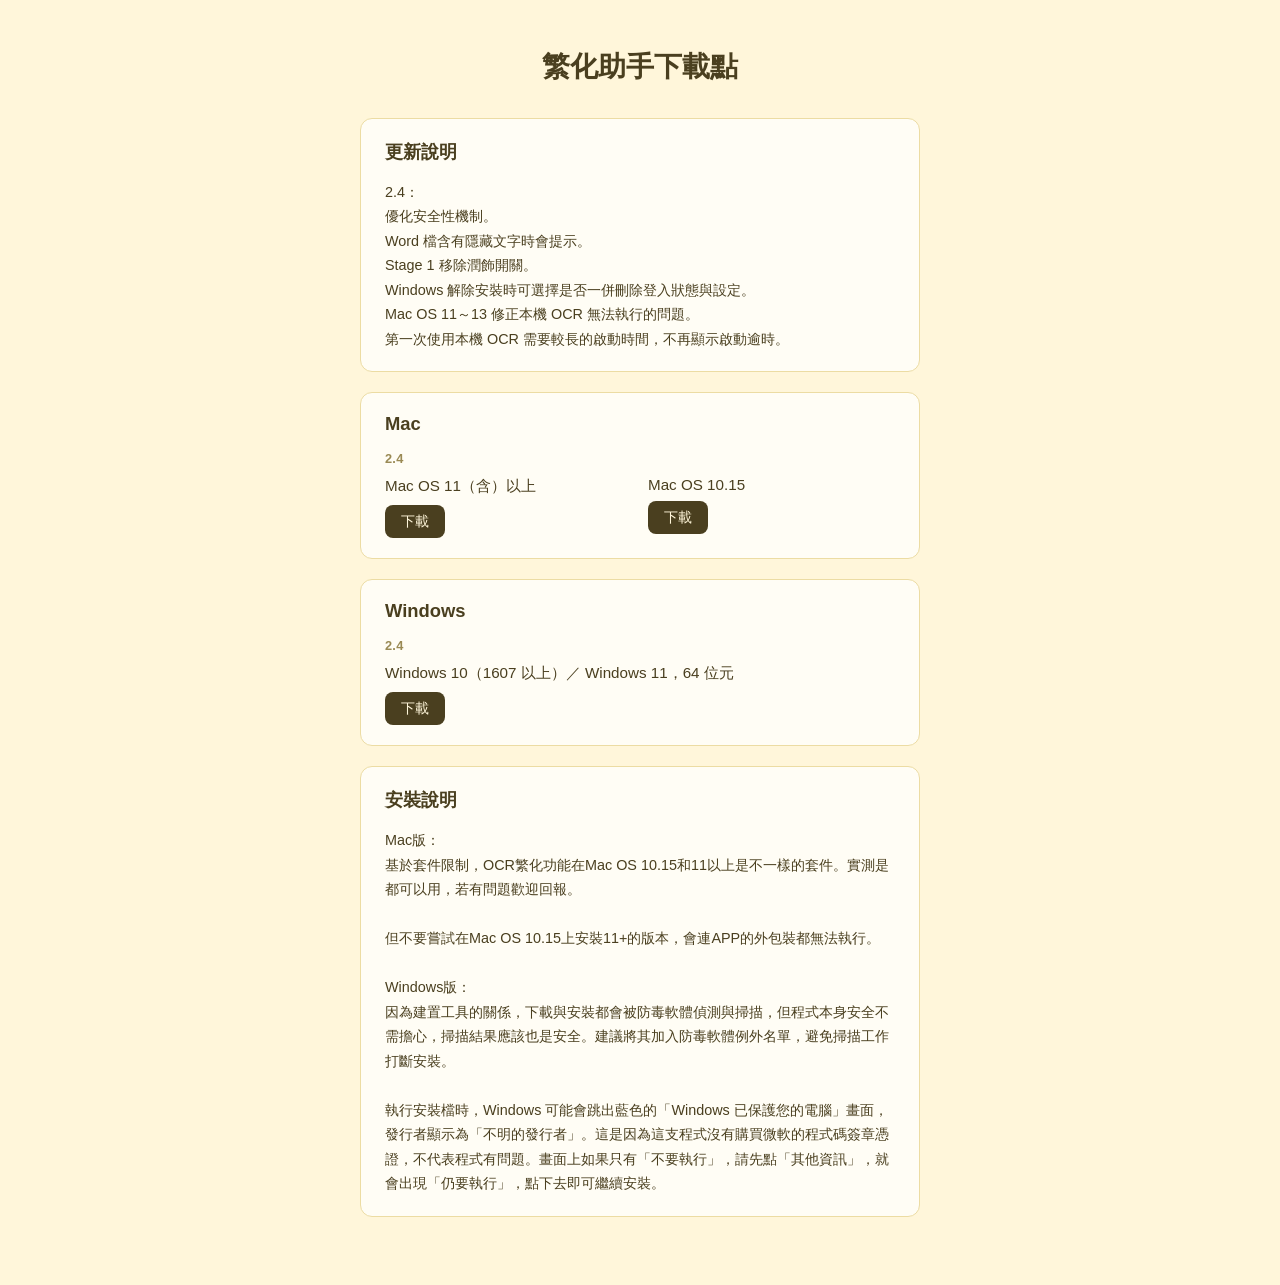
<file: index.html>
<!DOCTYPE html>
<html lang="zh-Hant">
<head>
  <meta charset="UTF-8" />
  <!-- 只允許載入同一個站的檔案；腳本與樣式都放在外部檔案，不開 inline。
       frame-ancestors 寫在 meta 裡無效，所以不列。 -->
  <meta http-equiv="Content-Security-Policy" content="default-src 'none'; script-src 'self'; style-src 'self'; img-src 'self'; connect-src 'self'; object-src 'none'; base-uri 'self'; form-action 'self'" />
  <meta name="viewport" content="width=device-width, initial-scale=1.0" />
  <title>繁化助手下載點</title>
  <link rel="icon" type="image/png" href="favicon.png">
  <link rel="stylesheet" href="style.css">
</head>
<body>
  <main>
    <h1>繁化助手下載點</h1>

    <section>
      <h2>更新說明</h2>
      <p class="notice-text">2.4：
優化安全性機制。
Word 檔含有隱藏文字時會提示。
Stage 1 移除潤飾開關。
Windows 解除安裝時可選擇是否一併刪除登入狀態與設定。
Mac OS 11～13 修正本機 OCR 無法執行的問題。
第一次使用本機 OCR 需要較長的啟動時間，不再顯示啟動逾時。</p>
    </section>

    <section>
      <h2>Mac</h2>
      <!-- 每次出新版就新增一個 .version-block（放最上面，新版在前），
           分隔線靠 .version-block + .version-block 這個相鄰兄弟選擇器
           自動出現，不用改其他地方。舊版本只有在已經不該再被使用時才移除
           （例如被強制更新淘汰、min_version 已經超過它），舊版都已移除。 -->
      <div class="version-block">
        <p class="version-label">2.4</p>
        <div class="tier-row">
          <div class="tier">
            <span>Mac OS 11（含）以上</span>
            <a href="https://github.com/beethoreven/zh-cn-to-tw-mac/releases/download/v2.4-11-plus/ZhCnToTw-2.4-11+.dmg">下載</a>
          </div>
          <div class="tier">
            <span>Mac OS 10.15</span>
            <a href="https://github.com/beethoreven/zh-cn-to-tw-mac/releases/download/v2.4-10-15/ZhCnToTw-2.4-10.15.dmg">下載</a>
          </div>
        </div>
      </div>
    </section>

    <section>
      <h2>Windows</h2>
      <!-- 跟 Mac 那個 section 同一個規則：
           每次出新版就新增一個 .version-block（放最上面，新版在前），
           保留舊版供人回退，分隔線靠 .version-block + .version-block
           這個相鄰兄弟選擇器自動出現，不用改其他地方。不要改寫既有的
           .version-block。只有某個舊版本已經不該再被使用時才移除它
           （例如被強制更新淘汰、min_version 已經超過它）。 -->
      <div class="version-block">
        <p class="version-label">2.4</p>
        <div class="tier">
          <span>Windows 10（1607 以上）／ Windows 11，64 位元</span>
          <a href="https://github.com/beethoreven/zh-cn-to-tw-windows/releases/download/v2.4/ZhCnToTw-Setup-2.4.exe">下載</a>
        </div>
      </div>
    </section>

    <section>
      <h2>安裝說明</h2>
      <p id="download-notice" class="notice-text">載入中...</p>
    </section>
  </main>

  <script src="notice.js"></script>
</body>
</html>
</file>
<file: style.css>
:root {
  color-scheme: light;
}
body {
  margin: 0;
  min-height: 100vh;
  background: #fff6da;
  color: #4a3f1f;
  font-family: -apple-system, BlinkMacSystemFont, "Segoe UI", "PingFang TC",
    "Microsoft JhengHei", sans-serif;
  display: flex;
  justify-content: center;
  padding: 3rem 1.25rem;
  box-sizing: border-box;
}
main {
  width: 100%;
  max-width: 560px;
}
h1 {
  font-size: 1.75rem;
  margin: 0 0 2rem;
  text-align: center;
}
section {
  background: #fffdf5;
  border: 1px solid #ecdca3;
  border-radius: 12px;
  padding: 1.25rem 1.5rem;
  margin-bottom: 1.25rem;
}
h2 {
  font-size: 1.15rem;
  margin: 0 0 1rem;
}

/* 一個版本區塊＝一個版本號小標 + 該版本底下各分流的下載選項。
   之後同一個平台出新版本，就在同一個 section 裡再加一個
   .version-block（放在最上面，新版在前）——版本區塊之間的分隔線
   靠 + 這個相鄰兄弟選擇器自動出現，只有一個版本時完全不會畫出來，
   不用另外判斷「是不是第一個版本」。 */
.version-block + .version-block {
  margin-top: 1.25rem;
  padding-top: 1.25rem;
  border-top: 1px solid #ecdca3;
}
.version-label {
  margin: 0 0 0.6rem;
  font-size: 0.8rem;
  font-weight: 600;
  color: #9a8a54;
  letter-spacing: 0.02em;
}
/* 用 grid 切成剛好兩等分，不是 flex 的 space-between——space-between
   只會把兩塊推到最左/最右，中間那條界線實際上跟著兩塊各自的內容
   寬度跑，不是真正固定在正中間。grid-template-columns: 1fr 1fr
   保證第二欄永遠從容器正中間開始，Mac OS 12 那塊固定貼齊中線
   右側，不受文字/按鈕寬度影響。 */
.tier-row {
  display: grid;
  grid-template-columns: 1fr 1fr;
  gap: 1rem;
}
.tier {
  display: flex;
  flex-direction: column;
  align-items: flex-start;
  gap: 0.5rem;
}
.tier span {
  font-size: 0.95rem;
}
.tier a {
  display: inline-block;
  padding: 0.45rem 1rem;
  border-radius: 8px;
  background: #4a3f1f;
  color: #fff6da;
  text-decoration: none;
  font-size: 0.9rem;
  white-space: nowrap;
}
.empty-note {
  margin: 0;
  color: #9a8a54;
  font-size: 0.9rem;
}
/* white-space: pre-line 保留 .txt 檔裡的換行——跟主站
   zh-cn-to-tw-web 的 .notice-text（顯示「阿舍老師的叮嚀」那塊）
   同一個規則，這裡是同名但獨立的一份，因為這個頁面是完全獨立的
   orphan branch，沒有共用 style.css。 */
.notice-text {
  margin: 0;
  font-size: 0.9rem;
  line-height: 1.7;
  color: #4a3f1f;
  white-space: pre-line;
}
</file>
